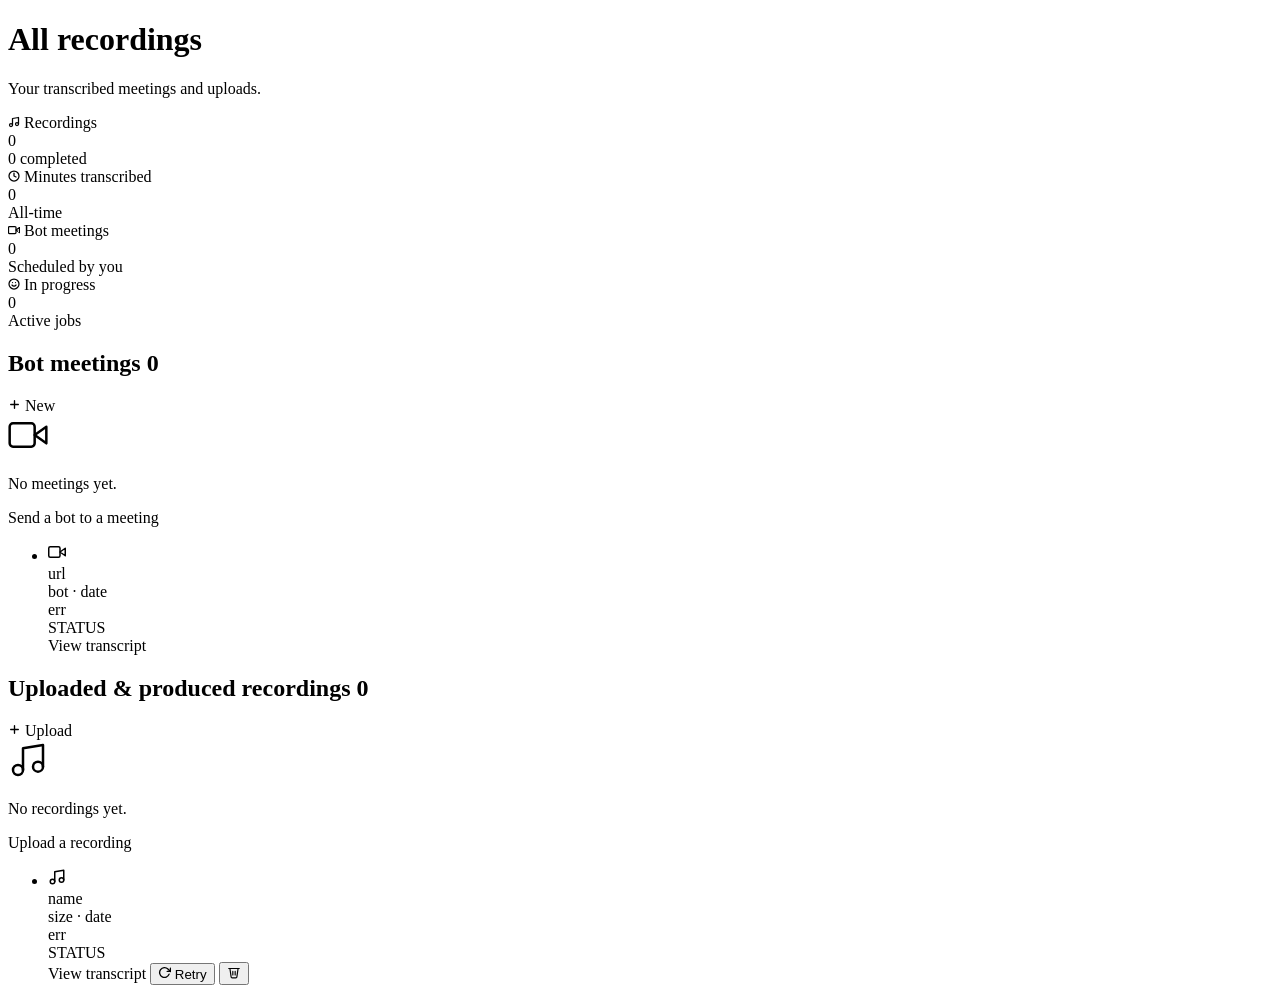
<file: src/main/resources/templates/index.html>
<!DOCTYPE html>
<html xmlns:th="http://www.thymeleaf.org">
<head>
  <meta charset="UTF-8">
  <meta name="viewport" content="width=device-width, initial-scale=1">
  <title>All recordings — Heardly</title>
  <link rel="icon" type="image/svg+xml" th:href="@{/favicon.svg}">
  <link rel="stylesheet" th:href="@{/css/app.css}">
</head>
<body>

<div th:replace="~{fragments/sidebar :: menuToggle}"></div>
<div th:replace="~{fragments/sidebar :: backdrop}"></div>

<div class="app-layout">
  <div th:replace="~{fragments/sidebar :: sidebar('recordings', ${currentUser})}"></div>

  <main class="main">
    <div class="main-inner">
      <div class="page-header">
        <h1>All recordings</h1>
        <p class="subtitle">Your transcribed meetings and uploads.</p>
      </div>

      <!-- ============ STATS STRIP ============ -->
      <div class="stats-strip" th:if="${stats != null}">
        <div class="stat-card">
          <div class="stat-label">
            <svg width="12" height="12" viewBox="0 0 24 24" fill="none" stroke="currentColor" stroke-width="2.5" stroke-linecap="round" stroke-linejoin="round">
              <path d="M9 18V5l12-2v13"/><circle cx="6" cy="18" r="3"/><circle cx="18" cy="16" r="3"/>
            </svg>
            Recordings
          </div>
          <div class="stat-value" th:text="${stats.total}">0</div>
          <div class="stat-sub" th:text="${stats.completed} + ' completed'">0 completed</div>
        </div>
        <div class="stat-card">
          <div class="stat-label">
            <svg width="12" height="12" viewBox="0 0 24 24" fill="none" stroke="currentColor" stroke-width="2.5" stroke-linecap="round" stroke-linejoin="round">
              <circle cx="12" cy="12" r="10"/><polyline points="12 6 12 12 16 14"/>
            </svg>
            Minutes transcribed
          </div>
          <div class="stat-value" th:text="${stats.totalMinutes}">0</div>
          <div class="stat-sub">All-time</div>
        </div>
        <div class="stat-card">
          <div class="stat-label">
            <svg width="12" height="12" viewBox="0 0 24 24" fill="none" stroke="currentColor" stroke-width="2.5" stroke-linecap="round" stroke-linejoin="round">
              <polygon points="23 7 16 12 23 17 23 7"/><rect x="1" y="5" width="15" height="14" rx="2" ry="2"/>
            </svg>
            Bot meetings
          </div>
          <div class="stat-value" th:text="${meetingCount}">0</div>
          <div class="stat-sub">Scheduled by you</div>
        </div>
        <div class="stat-card">
          <div class="stat-label">
            <svg width="12" height="12" viewBox="0 0 24 24" fill="none" stroke="currentColor" stroke-width="2.5" stroke-linecap="round" stroke-linejoin="round">
              <circle cx="12" cy="12" r="10"/><path d="M8 14s1.5 2 4 2 4-2 4-2"/><line x1="9" y1="9" x2="9.01" y2="9"/><line x1="15" y1="9" x2="15.01" y2="9"/>
            </svg>
            In progress
          </div>
          <div class="stat-value" th:text="${stats.inProgress}">0</div>
          <div class="stat-sub">Active jobs</div>
        </div>
      </div>

      <!-- ============ MEETINGS (bot-scheduled) ============ -->
      <section class="section">
        <div class="section-header">
          <h2 class="section-title">
            Bot meetings
            <span class="section-count" th:text="${#lists.size(meetings)}">0</span>
          </h2>
          <a th:href="@{/meetings/new}" class="btn btn-secondary btn-sm">
            <svg width="13" height="13" viewBox="0 0 24 24" fill="none" stroke="currentColor" stroke-width="2.5" stroke-linecap="round" stroke-linejoin="round">
              <line x1="12" y1="5" x2="12" y2="19"/><line x1="5" y1="12" x2="19" y2="12"/>
            </svg>
            New
          </a>
        </div>

        <div th:if="${#lists.isEmpty(meetings)}" class="empty-state">
          <div class="empty-state-icon">
            <svg width="40" height="40" viewBox="0 0 24 24" fill="none" stroke="currentColor" stroke-width="1.5" stroke-linecap="round" stroke-linejoin="round">
              <polygon points="23 7 16 12 23 17 23 7"/><rect x="1" y="5" width="15" height="14" rx="2" ry="2"/>
            </svg>
          </div>
          <p>No meetings yet.</p>
          <a th:href="@{/meetings/new}" class="btn btn-primary btn-sm">Send a bot to a meeting</a>
        </div>

        <ul th:unless="${#lists.isEmpty(meetings)}" class="list">
          <li th:each="m : ${meetings}" class="list-item">
            <div class="item-icon">
              <svg width="18" height="18" viewBox="0 0 24 24" fill="none" stroke="currentColor" stroke-width="2" stroke-linecap="round" stroke-linejoin="round">
                <polygon points="23 7 16 12 23 17 23 7"/><rect x="1" y="5" width="15" height="14" rx="2" ry="2"/>
              </svg>
            </div>
            <div class="item-main">
              <div class="item-name mono" th:text="${m.meetingUrl}">url</div>
              <div class="item-meta">
                <span th:text="${m.botName ?: 'Heardly Notetaker'}">bot</span>
                <span class="sep">·</span>
                <span th:text="${#temporals.format(m.createdAt, 'MMM d, HH:mm')}">date</span>
              </div>
              <div th:if="${m.errorMessage}" class="item-error" th:text="${m.errorMessage}">err</div>
            </div>
            <div class="item-side">
              <span class="status-badge" th:classappend="'status-' + ${#strings.toLowerCase(m.status.name())}"
                    th:text="${m.status.name()}">STATUS</span>
              <div class="item-actions">
                <a th:if="${m.recordingId != null}" th:href="@{|/recordings/${m.recordingId}|}" class="btn btn-secondary btn-sm">View transcript</a>
              </div>
            </div>
          </li>
        </ul>
      </section>

      <!-- ============ RECORDINGS (uploaded + bot-produced) ============ -->
      <section class="section">
        <div class="section-header">
          <h2 class="section-title">
            Uploaded &amp; produced recordings
            <span class="section-count" th:text="${#lists.size(recordings)}">0</span>
          </h2>
          <a th:href="@{/upload}" class="btn btn-secondary btn-sm">
            <svg width="13" height="13" viewBox="0 0 24 24" fill="none" stroke="currentColor" stroke-width="2.5" stroke-linecap="round" stroke-linejoin="round">
              <line x1="12" y1="5" x2="12" y2="19"/><line x1="5" y1="12" x2="19" y2="12"/>
            </svg>
            Upload
          </a>
        </div>

        <div th:if="${#lists.isEmpty(recordings)}" class="empty-state">
          <div class="empty-state-icon">
            <svg width="40" height="40" viewBox="0 0 24 24" fill="none" stroke="currentColor" stroke-width="1.5" stroke-linecap="round" stroke-linejoin="round">
              <path d="M9 18V5l12-2v13"/><circle cx="6" cy="18" r="3"/><circle cx="18" cy="16" r="3"/>
            </svg>
          </div>
          <p>No recordings yet.</p>
          <a th:href="@{/upload}" class="btn btn-primary btn-sm">Upload a recording</a>
        </div>

        <ul th:unless="${#lists.isEmpty(recordings)}" class="list">
          <li th:each="r : ${recordings}" class="list-item">
            <div class="item-icon">
              <svg width="18" height="18" viewBox="0 0 24 24" fill="none" stroke="currentColor" stroke-width="2" stroke-linecap="round" stroke-linejoin="round">
                <path d="M9 18V5l12-2v13"/><circle cx="6" cy="18" r="3"/><circle cx="18" cy="16" r="3"/>
              </svg>
            </div>
            <div class="item-main">
              <div class="item-name" th:text="${r.originalFilename ?: 'Untitled'}">name</div>
              <div class="item-meta">
                <span th:text="${r.sizeBytes != null} ? (${#numbers.formatDecimal(r.sizeBytes / 1048576.0, 1, 1)} + ' MB') : '—'">size</span>
                <span class="sep">·</span>
                <span th:text="${#temporals.format(r.createdAt, 'MMM d, HH:mm')}">date</span>
              </div>
              <div th:if="${r.errorMessage}" class="item-error" th:text="${r.errorMessage}">err</div>
            </div>
            <div class="item-side">
              <span class="status-badge" th:classappend="'status-' + ${#strings.toLowerCase(r.status.name())}"
                    th:text="${r.status.name()}">STATUS</span>
              <div class="item-actions">
                <a th:if="${r.status.name() == 'COMPLETED'}" th:href="@{|/recordings/${r.id}|}" class="btn btn-secondary btn-sm">View transcript</a>
                <form th:if="${r.status.name() == 'FAILED'}" th:action="@{|/api/recordings/${r.id}/retry|}" method="post" style="display:inline">
                  <button type="submit" class="btn btn-secondary btn-sm">
                    <svg width="13" height="13" viewBox="0 0 24 24" fill="none" stroke="currentColor" stroke-width="2.5" stroke-linecap="round" stroke-linejoin="round">
                      <polyline points="23 4 23 10 17 10"/><path d="M20.49 15a9 9 0 1 1-2.12-9.36L23 10"/>
                    </svg>
                    Retry
                  </button>
                </form>
                <button type="button" class="btn btn-ghost btn-sm icon-btn"
                        th:attr="data-delete-recording-id=${r.id}, data-recording-name=${r.originalFilename ?: 'this recording'}, data-redirect-after='/'"
                        title="Delete recording">
                  <svg width="14" height="14" viewBox="0 0 24 24" fill="none" stroke="currentColor" stroke-width="2" stroke-linecap="round" stroke-linejoin="round">
                    <polyline points="3 6 5 6 21 6"/><path d="M19 6l-2 14a2 2 0 0 1-2 2H9a2 2 0 0 1-2-2L5 6"/>
                    <path d="M10 11v6M14 11v6"/>
                  </svg>
                </button>
              </div>
            </div>
          </li>
        </ul>
      </section>
    </div>
  </main>
</div>
</body>
</html>
</file>
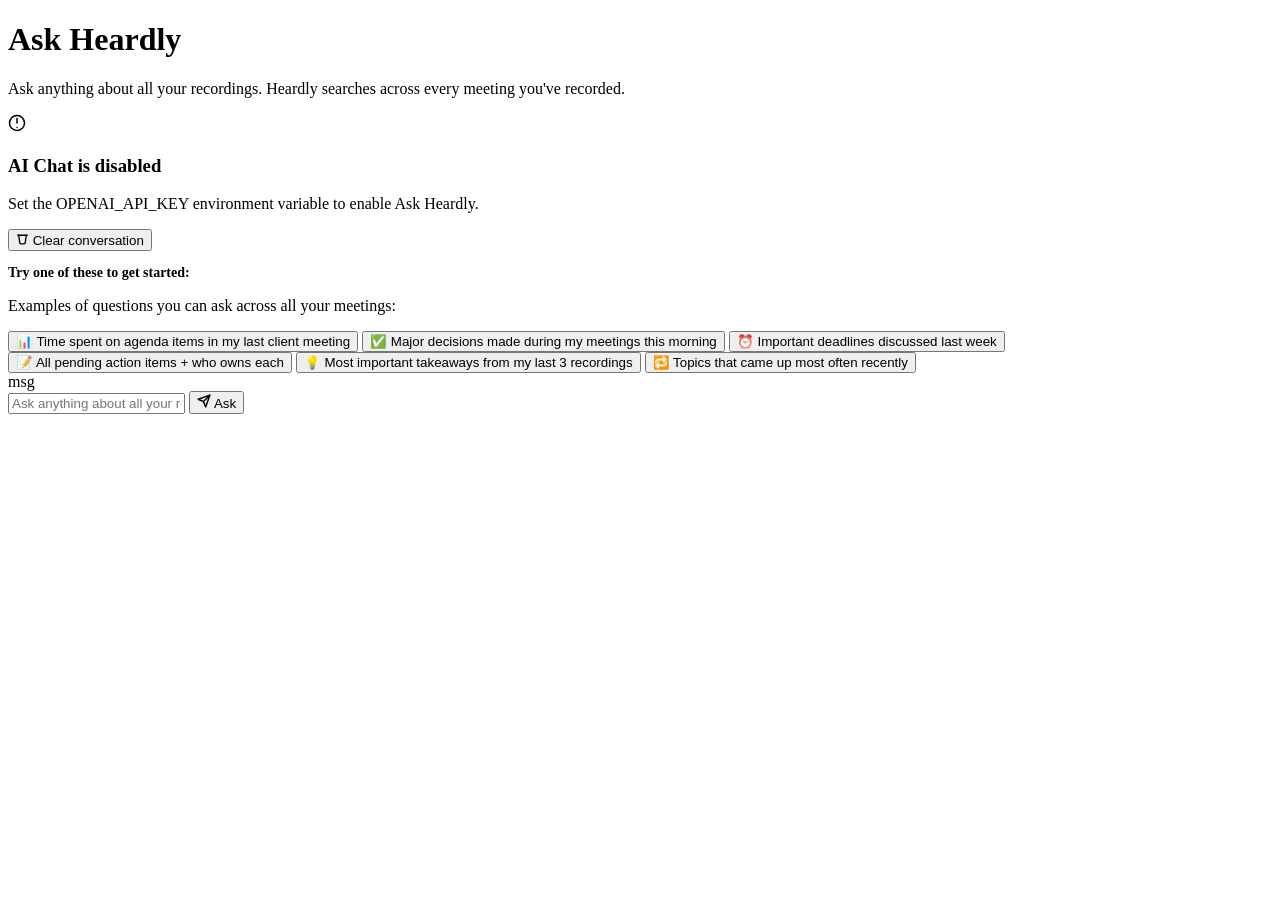
<file: src/main/resources/templates/global-chat.html>
<!DOCTYPE html>
<html xmlns:th="http://www.thymeleaf.org">
<head>
  <meta charset="UTF-8">
  <meta name="viewport" content="width=device-width, initial-scale=1">
  <title>Ask Heardly — Heardly</title>
  <link rel="icon" type="image/svg+xml" th:href="@{/favicon.svg}">
  <link rel="stylesheet" th:href="@{/css/app.css}">
</head>
<body>

<div th:replace="~{fragments/sidebar :: menuToggle}"></div>
<div th:replace="~{fragments/sidebar :: backdrop}"></div>

<div class="app-layout">
  <div th:replace="~{fragments/sidebar :: sidebar('chat', ${currentUser})}"></div>

  <main class="main">
    <div class="main-inner">
      <div class="page-header">
        <h1>Ask Heardly</h1>
        <p class="subtitle">Ask anything about all your recordings. Heardly searches across every meeting you've recorded.</p>
      </div>

      <div th:if="${!chatEnabled}" class="info-card">
        <svg class="info-icon" width="18" height="18" viewBox="0 0 24 24" fill="none" stroke="currentColor" stroke-width="2" stroke-linecap="round" stroke-linejoin="round">
          <circle cx="12" cy="12" r="10"/><line x1="12" y1="6" x2="12" y2="12"/><line x1="12" y1="18" x2="12.01" y2="18"/>
        </svg>
        <div class="info-card-body">
          <h3>AI Chat is disabled</h3>
          <p>Set the OPENAI_API_KEY environment variable to enable Ask Heardly.</p>
        </div>
      </div>

      <section th:if="${chatEnabled}" class="chat-section"
               data-chat-endpoint="/api/chat"
               data-chat-clear-endpoint="/api/chat">

        <div class="insights-header" th:if="${not #lists.isEmpty(globalChatHistory)}">
          <span></span>
          <button class="btn btn-ghost btn-sm clear-chat-btn" type="button">
            <svg width="13" height="13" viewBox="0 0 24 24" fill="none" stroke="currentColor" stroke-width="2.5" stroke-linecap="round" stroke-linejoin="round">
              <polyline points="3 6 5 6 21 6"/><path d="M19 6l-2 14a2 2 0 0 1-2 2H9a2 2 0 0 1-2-2L5 6"/>
            </svg>
            Clear conversation
          </button>
        </div>

        <div class="chat-card chat-card-tall">
          <div class="chat-messages">
            <div th:if="${#lists.isEmpty(globalChatHistory)}" class="chat-empty">
              <p style="font-size: 14px; color: var(--text); margin-bottom: 6px;"><strong>Try one of these to get started:</strong></p>
              <p>Examples of questions you can ask across all your meetings:</p>
              <div class="chat-suggestions chat-suggestions-stacked">
                <button type="button" class="chat-suggestion"
                        data-q="Give me a breakdown of the time spent on different agenda items in my last client meeting.">
                  📊 Time spent on agenda items in my last client meeting
                </button>
                <button type="button" class="chat-suggestion"
                        data-q="What were the major decisions made during my meetings this morning?">
                  ✅ Major decisions made during my meetings this morning
                </button>
                <button type="button" class="chat-suggestion"
                        data-q="Tell me about any important deadlines discussed in my meetings last week.">
                  ⏰ Important deadlines discussed last week
                </button>
                <button type="button" class="chat-suggestion"
                        data-q="What are all my pending action items, and who owns each?">
                  📝 All pending action items + who owns each
                </button>
                <button type="button" class="chat-suggestion"
                        data-q="Summarize the most important takeaways from my last 3 recordings.">
                  💡 Most important takeaways from my last 3 recordings
                </button>
                <button type="button" class="chat-suggestion"
                        data-q="What topics came up most often across my recent meetings?">
                  🔁 Topics that came up most often recently
                </button>
              </div>
            </div>
            <div th:each="m : ${globalChatHistory}" class="chat-msg"
                 th:classappend="'chat-msg-' + ${#strings.toLowerCase(m.role.name())}">
              <div class="chat-bubble" th:text="${m.content}">msg</div>
            </div>
          </div>
          <form class="chat-form" autocomplete="off">
            <input type="text" class="chat-input" placeholder="Ask anything about all your recordings…" required>
            <button type="submit" class="btn btn-primary btn-sm chat-send">
              <svg width="14" height="14" viewBox="0 0 24 24" fill="none" stroke="currentColor" stroke-width="2.5" stroke-linecap="round" stroke-linejoin="round">
                <line x1="22" y1="2" x2="11" y2="13"/><polygon points="22 2 15 22 11 13 2 9 22 2"/>
              </svg>
              Ask
            </button>
          </form>
        </div>
      </section>
    </div>
  </main>
</div>
<script th:src="@{/js/app.js}"></script>
</body>
</html>
</file>
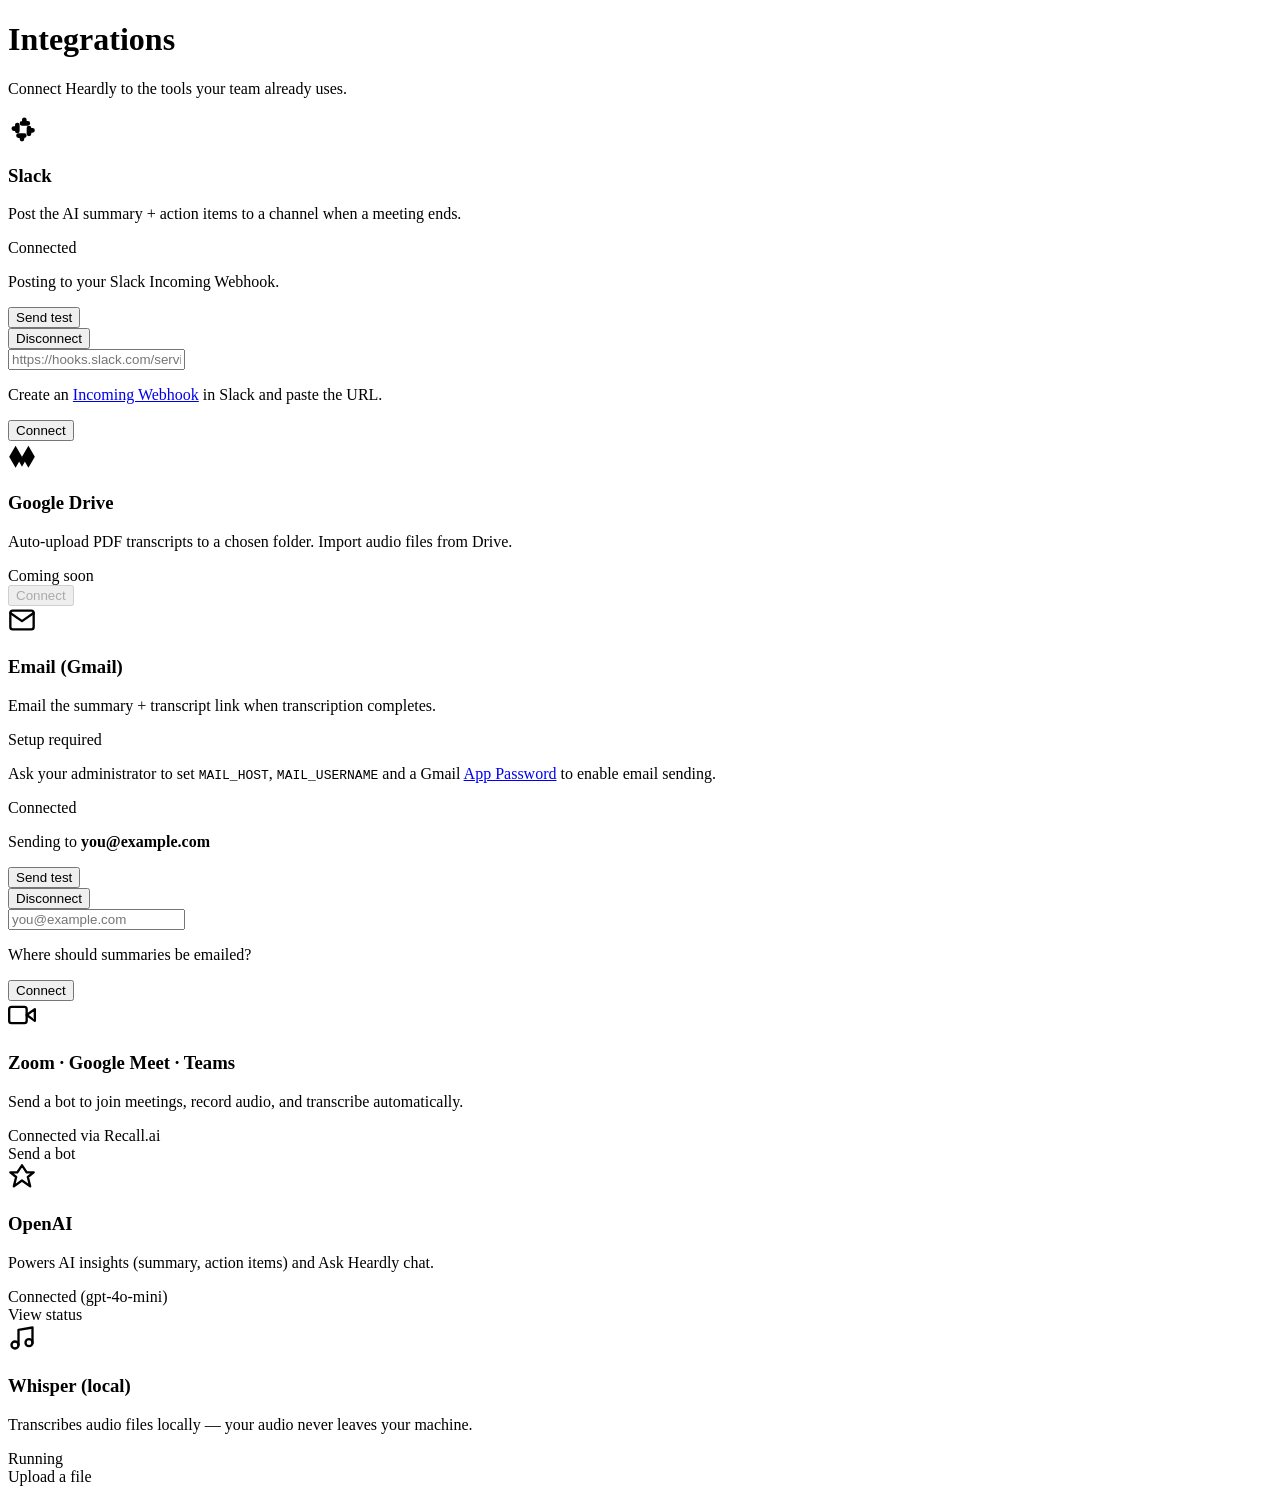
<file: src/main/resources/templates/integrations.html>
<!DOCTYPE html>
<html xmlns:th="http://www.thymeleaf.org">
<head>
  <meta charset="UTF-8">
  <meta name="viewport" content="width=device-width, initial-scale=1">
  <title>Integrations — Heardly</title>
  <link rel="icon" type="image/svg+xml" th:href="@{/favicon.svg}">
  <link rel="stylesheet" th:href="@{/css/app.css}">
</head>
<body>

<div th:replace="~{fragments/sidebar :: menuToggle}"></div>
<div th:replace="~{fragments/sidebar :: backdrop}"></div>

<div class="app-layout">
  <div th:replace="~{fragments/sidebar :: sidebar('integrations', ${currentUser})}"></div>

  <main class="main">
    <div class="main-inner">
      <div class="page-header">
        <h1>Integrations</h1>
        <p class="subtitle">Connect Heardly to the tools your team already uses.</p>
      </div>

      <!-- Surfaced as a toast notification by app.js -->
      <div th:if="${integrationMessage}" data-toast-type="success" th:attr="data-toast-message=${integrationMessage}" hidden></div>
      <div th:if="${integrationError}" data-toast-type="error" th:attr="data-toast-message=${integrationError}" hidden></div>

      <div class="integrations-grid">

        <div class="integration-card" th:classappend="${slack != null} ? 'is-connected'">
          <div class="integration-logo integration-logo-slack">
            <svg width="28" height="28" viewBox="0 0 24 24" fill="currentColor">
              <path d="M5 14.5a2 2 0 1 1 0-4h2v4H5zm5 0a2 2 0 0 1-4 0v-5a2 2 0 1 1 4 0v5zm2-9.5a2 2 0 1 1 4 0v2h-4V5zm0 5a2 2 0 0 1 0-4h5a2 2 0 1 1 0 4h-5zm9 2a2 2 0 1 1 0 4h-2v-4h2zm-5 0a2 2 0 1 1 4 0v5a2 2 0 1 1-4 0v-5zm-2 9.5a2 2 0 1 1-4 0v-2h4v2zm0-5a2 2 0 1 1 0 4H9a2 2 0 1 1 0-4h5z"/>
            </svg>
          </div>
          <div class="integration-body">
            <h3>Slack</h3>
            <p>Post the AI summary + action items to a channel when a meeting ends.</p>

            <!-- Connected -->
            <div th:if="${slack != null}">
              <span class="integration-tag connected">Connected</span>
              <p class="integration-meta">Posting to your Slack Incoming Webhook.</p>
              <div class="integration-actions">
                <form th:action="@{/integrations/SLACK/test}" method="post">
                  <button type="submit" class="btn btn-secondary btn-sm">Send test</button>
                </form>
                <form th:action="@{/integrations/SLACK/disconnect}" method="post">
                  <button type="submit" class="btn btn-ghost btn-sm">Disconnect</button>
                </form>
              </div>
            </div>

            <!-- Not connected -->
            <form th:if="${slack == null}" th:action="@{/integrations/SLACK/connect}" method="post" class="integration-connect">
              <input type="url" name="target" required placeholder="https://hooks.slack.com/services/..."
                     class="form-input" />
              <p class="integration-hint">
                Create an <a href="https://api.slack.com/messaging/webhooks" target="_blank" rel="noopener">Incoming Webhook</a>
                in Slack and paste the URL.
              </p>
              <button type="submit" class="btn btn-primary btn-sm">Connect</button>
            </form>
          </div>
        </div>

        <div class="integration-card">
          <div class="integration-logo integration-logo-drive">
            <svg width="28" height="28" viewBox="0 0 24 24" fill="currentColor">
              <path d="M6.5 4l5.5 9.5L6.5 23 1 13.5 6.5 4zm11 0L23 13.5 17.5 23 12 13.5 17.5 4zM7.5 14h9L12 22 7.5 14z"/>
            </svg>
          </div>
          <div class="integration-body">
            <h3>Google Drive</h3>
            <p>Auto-upload PDF transcripts to a chosen folder. Import audio files from Drive.</p>
            <span class="integration-tag">Coming soon</span>
          </div>
          <button class="btn btn-secondary btn-sm" disabled>Connect</button>
        </div>

        <div class="integration-card" th:classappend="${gmail != null} ? 'is-connected'">
          <div class="integration-logo integration-logo-mail">
            <svg width="28" height="28" viewBox="0 0 24 24" fill="none" stroke="currentColor" stroke-width="2" stroke-linecap="round" stroke-linejoin="round">
              <path d="M4 4h16c1.1 0 2 .9 2 2v12c0 1.1-.9 2-2 2H4c-1.1 0-2-.9-2-2V6c0-1.1.9-2 2-2z"/>
              <polyline points="22,6 12,13 2,6"/>
            </svg>
          </div>
          <div class="integration-body">
            <h3>Email (Gmail)</h3>
            <p>Email the summary + transcript link when transcription completes.</p>

            <!-- Email server not configured on the server side -->
            <div th:if="${!emailConfigured}">
              <span class="integration-tag">Setup required</span>
              <p class="integration-hint">
                Ask your administrator to set <code>MAIL_HOST</code>, <code>MAIL_USERNAME</code> and a Gmail
                <a href="https://myaccount.google.com/apppasswords" target="_blank" rel="noopener">App Password</a>
                to enable email sending.
              </p>
            </div>

            <!-- Configured + connected -->
            <div th:if="${emailConfigured and gmail != null}">
              <span class="integration-tag connected">Connected</span>
              <p class="integration-meta">Sending to <strong th:text="${gmail.target}">you@example.com</strong></p>
              <div class="integration-actions">
                <form th:action="@{/integrations/GMAIL/test}" method="post">
                  <button type="submit" class="btn btn-secondary btn-sm">Send test</button>
                </form>
                <form th:action="@{/integrations/GMAIL/disconnect}" method="post">
                  <button type="submit" class="btn btn-ghost btn-sm">Disconnect</button>
                </form>
              </div>
            </div>

            <!-- Configured + not connected -->
            <form th:if="${emailConfigured and gmail == null}" th:action="@{/integrations/GMAIL/connect}" method="post" class="integration-connect">
              <input type="email" name="target" required th:value="${userEmail}" placeholder="you@example.com"
                     class="form-input" />
              <p class="integration-hint">Where should summaries be emailed?</p>
              <button type="submit" class="btn btn-primary btn-sm">Connect</button>
            </form>
          </div>
        </div>

        <div class="integration-card">
          <div class="integration-logo integration-logo-zoom">
            <svg width="28" height="28" viewBox="0 0 24 24" fill="none" stroke="currentColor" stroke-width="2" stroke-linecap="round" stroke-linejoin="round">
              <polygon points="23 7 16 12 23 17 23 7"/>
              <rect x="1" y="5" width="15" height="14" rx="2" ry="2"/>
            </svg>
          </div>
          <div class="integration-body">
            <h3>Zoom · Google Meet · Teams</h3>
            <p>Send a bot to join meetings, record audio, and transcribe automatically.</p>
            <span class="integration-tag connected">Connected via Recall.ai</span>
          </div>
          <a th:href="@{/meetings/new}" class="btn btn-primary btn-sm">Send a bot</a>
        </div>

        <div class="integration-card">
          <div class="integration-logo integration-logo-openai">
            <svg width="28" height="28" viewBox="0 0 24 24" fill="none" stroke="currentColor" stroke-width="2" stroke-linecap="round" stroke-linejoin="round">
              <path d="M12 2L8 8H2l5 4-2 8 7-5 7 5-2-8 5-4h-6z"/>
            </svg>
          </div>
          <div class="integration-body">
            <h3>OpenAI</h3>
            <p>Powers AI insights (summary, action items) and Ask Heardly chat.</p>
            <span class="integration-tag connected">Connected (gpt-4o-mini)</span>
          </div>
          <a th:href="@{/}" class="btn btn-secondary btn-sm">View status</a>
        </div>

        <div class="integration-card">
          <div class="integration-logo integration-logo-whisper">
            <svg width="28" height="28" viewBox="0 0 24 24" fill="none" stroke="currentColor" stroke-width="2" stroke-linecap="round" stroke-linejoin="round">
              <path d="M9 18V5l12-2v13"/><circle cx="6" cy="18" r="3"/><circle cx="18" cy="16" r="3"/>
            </svg>
          </div>
          <div class="integration-body">
            <h3>Whisper (local)</h3>
            <p>Transcribes audio files locally — your audio never leaves your machine.</p>
            <span class="integration-tag connected">Running</span>
          </div>
          <a th:href="@{/upload}" class="btn btn-secondary btn-sm">Upload a file</a>
        </div>

      </div>
    </div>
  </main>
</div>
<script th:src="@{/js/app.js}"></script>
</body>
</html>
</file>
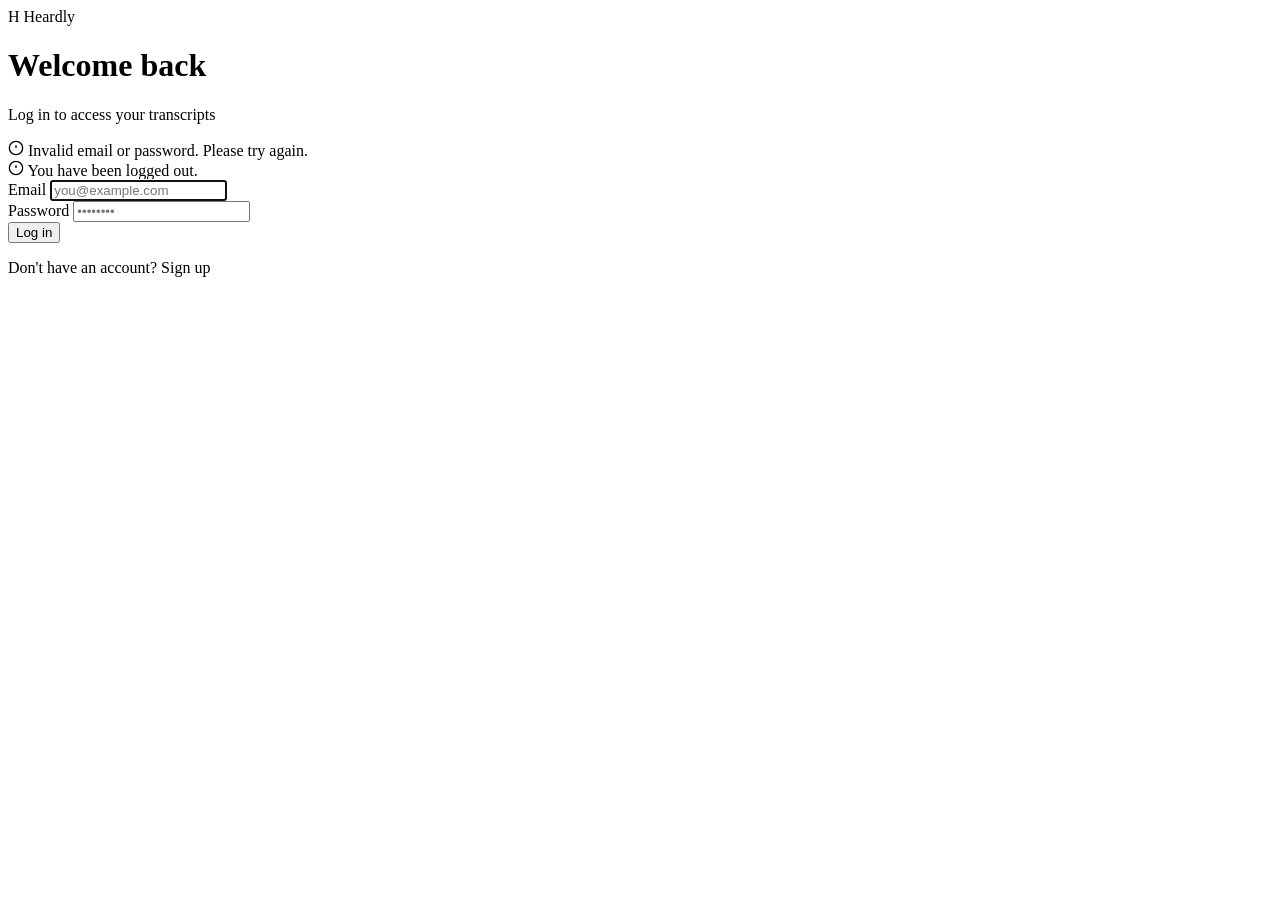
<file: src/main/resources/templates/login.html>
<!DOCTYPE html>
<html xmlns:th="http://www.thymeleaf.org">
<head>
  <meta charset="UTF-8">
  <meta name="viewport" content="width=device-width, initial-scale=1">
  <title>Log in — Heardly</title>
  <link rel="icon" type="image/svg+xml" th:href="@{/favicon.svg}">
  <link rel="stylesheet" th:href="@{/css/app.css}">
</head>
<body>
<div class="auth-page">
  <div class="auth-card">
    <div class="auth-brand">
      <span class="brand-mark">H</span>
      <span class="auth-brand-text">Heardly</span>
    </div>
    <h1>Welcome back</h1>
    <p class="subtitle">Log in to access your transcripts</p>

    <div th:if="${param.error}" class="alert error">
      <svg class="alert-icon" width="16" height="16" viewBox="0 0 24 24" fill="none" stroke="currentColor" stroke-width="2">
        <circle cx="12" cy="12" r="10"/><line x1="12" y1="8" x2="12" y2="12"/><line x1="12" y1="16" x2="12.01" y2="16"/>
      </svg>
      <span>Invalid email or password. Please try again.</span>
    </div>
    <div th:if="${param.logout}" class="alert info">
      <svg class="alert-icon" width="16" height="16" viewBox="0 0 24 24" fill="none" stroke="currentColor" stroke-width="2">
        <circle cx="12" cy="12" r="10"/><line x1="12" y1="8" x2="12" y2="12"/><line x1="12" y1="16" x2="12.01" y2="16"/>
      </svg>
      <span>You have been logged out.</span>
    </div>

    <form method="post" th:action="@{/login}">
      <div class="form-group">
        <label class="form-label">Email</label>
        <input class="form-input" type="email" name="username"
               autocomplete="email" placeholder="you@example.com" required autofocus>
      </div>
      <div class="form-group">
        <label class="form-label">Password</label>
        <input class="form-input" type="password" name="password"
               autocomplete="current-password" placeholder="••••••••" required>
      </div>
      <button type="submit" class="btn btn-primary btn-block">Log in</button>
    </form>

    <p class="auth-footer">
      Don't have an account? <a th:href="@{/signup}">Sign up</a>
    </p>
  </div>
</div>
</body>
</html>
</file>
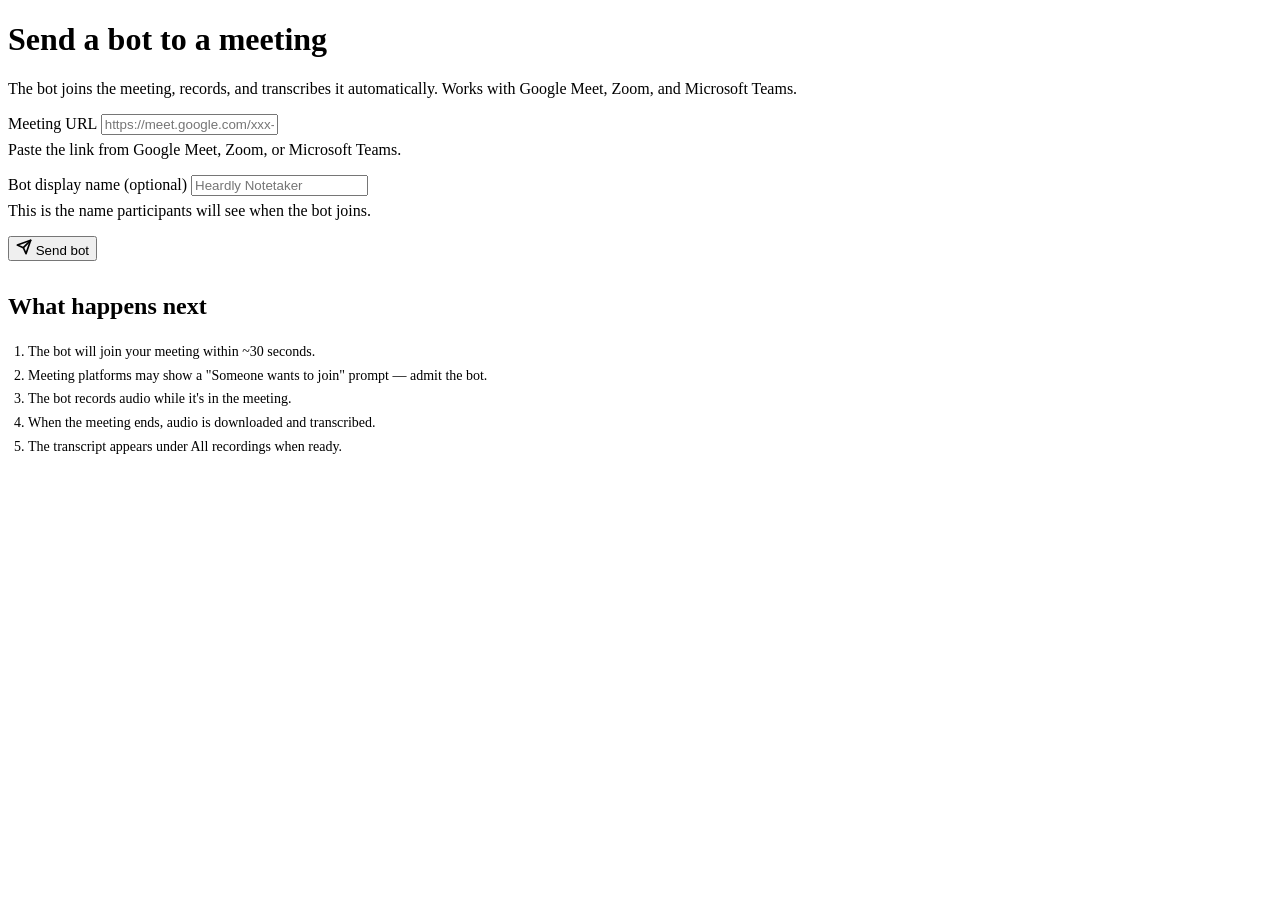
<file: src/main/resources/templates/schedule.html>
<!DOCTYPE html>
<html xmlns:th="http://www.thymeleaf.org">
<head>
  <meta charset="UTF-8">
  <meta name="viewport" content="width=device-width, initial-scale=1">
  <title>Send bot to meeting — Heardly</title>
  <link rel="icon" type="image/svg+xml" th:href="@{/favicon.svg}">
  <link rel="stylesheet" th:href="@{/css/app.css}">
</head>
<body>

<div th:replace="~{fragments/sidebar :: menuToggle}"></div>
<div th:replace="~{fragments/sidebar :: backdrop}"></div>

<div class="app-layout">
  <div th:replace="~{fragments/sidebar :: sidebar('schedule', ${currentUser})}"></div>

  <main class="main">
    <div class="main-inner">
      <div class="page-header">
        <h1>Send a bot to a meeting</h1>
        <p class="subtitle">The bot joins the meeting, records, and transcribes it automatically. Works with Google Meet, Zoom, and Microsoft Teams.</p>
      </div>

      <div class="card" style="max-width: 580px">
        <form id="scheduleForm">
          <div class="form-group">
            <label class="form-label">Meeting URL</label>
            <input id="meetingUrl" name="meetingUrl" type="url" class="form-input" required
                   placeholder="https://meet.google.com/xxx-yyyy-zzz">
            <p class="hint" style="margin-top: 6px">Paste the link from Google Meet, Zoom, or Microsoft Teams.</p>
          </div>

          <div class="form-group">
            <label class="form-label">Bot display name <span class="muted">(optional)</span></label>
            <input id="botName" name="botName" type="text" class="form-input" maxlength="100"
                   placeholder="Heardly Notetaker">
            <p class="hint" style="margin-top: 6px">This is the name participants will see when the bot joins.</p>
          </div>

          <button type="submit" class="btn btn-primary btn-lg btn-block">
            <svg width="16" height="16" viewBox="0 0 24 24" fill="none" stroke="currentColor" stroke-width="2.5" stroke-linecap="round" stroke-linejoin="round">
              <line x1="22" y1="2" x2="11" y2="13"/>
              <polygon points="22 2 15 22 11 13 2 9 22 2"/>
            </svg>
            Send bot
          </button>
        </form>

        <div id="scheduleStatus" class="upload-status" hidden></div>
      </div>

      <div style="margin-top: 32px; max-width: 580px">
        <h2 class="section-title">What happens next</h2>
        <ol style="font-size: 14px; color: var(--text-muted); line-height: 1.7; padding-left: 20px; margin-top: 8px;">
          <li>The bot will join your meeting within ~30 seconds.</li>
          <li>Meeting platforms may show a "Someone wants to join" prompt — admit the bot.</li>
          <li>The bot records audio while it's in the meeting.</li>
          <li>When the meeting ends, audio is downloaded and transcribed.</li>
          <li>The transcript appears under <a th:href="@{/}">All recordings</a> when ready.</li>
        </ol>
      </div>
    </div>
  </main>
</div>

<script th:src="@{/js/app.js}"></script>
</body>
</html>
</file>
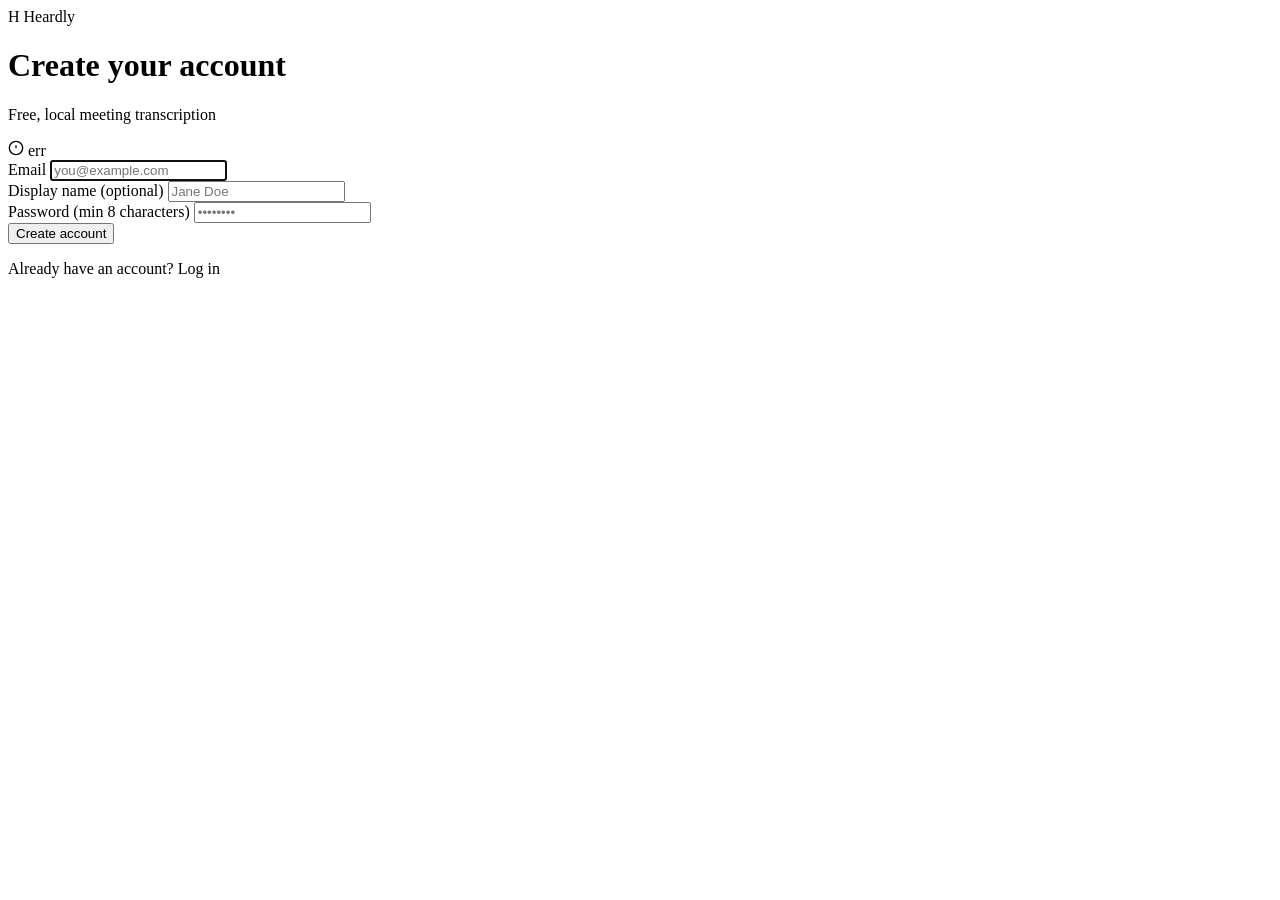
<file: src/main/resources/templates/signup.html>
<!DOCTYPE html>
<html xmlns:th="http://www.thymeleaf.org">
<head>
  <meta charset="UTF-8">
  <meta name="viewport" content="width=device-width, initial-scale=1">
  <title>Sign up — Heardly</title>
  <link rel="icon" type="image/svg+xml" th:href="@{/favicon.svg}">
  <link rel="stylesheet" th:href="@{/css/app.css}">
</head>
<body>
<div class="auth-page">
  <div class="auth-card">
    <div class="auth-brand">
      <span class="brand-mark">H</span>
      <span class="auth-brand-text">Heardly</span>
    </div>
    <h1>Create your account</h1>
    <p class="subtitle">Free, local meeting transcription</p>

    <div th:if="${error}" class="alert error">
      <svg class="alert-icon" width="16" height="16" viewBox="0 0 24 24" fill="none" stroke="currentColor" stroke-width="2">
        <circle cx="12" cy="12" r="10"/><line x1="12" y1="8" x2="12" y2="12"/><line x1="12" y1="16" x2="12.01" y2="16"/>
      </svg>
      <span th:text="${error}">err</span>
    </div>

    <form method="post" th:action="@{/signup}">
      <div class="form-group">
        <label class="form-label">Email</label>
        <input class="form-input" type="email" name="email" th:value="${email}"
               autocomplete="email" placeholder="you@example.com" required autofocus>
      </div>
      <div class="form-group">
        <label class="form-label">Display name <span class="muted">(optional)</span></label>
        <input class="form-input" type="text" name="displayName" th:value="${displayName}"
               autocomplete="name" placeholder="Jane Doe" maxlength="128">
      </div>
      <div class="form-group">
        <label class="form-label">Password <span class="muted">(min 8 characters)</span></label>
        <input class="form-input" type="password" name="password"
               autocomplete="new-password" placeholder="••••••••" minlength="8" required>
      </div>
      <button type="submit" class="btn btn-primary btn-block">Create account</button>
    </form>

    <p class="auth-footer">
      Already have an account? <a th:href="@{/login}">Log in</a>
    </p>
  </div>
</div>
</body>
</html>
</file>
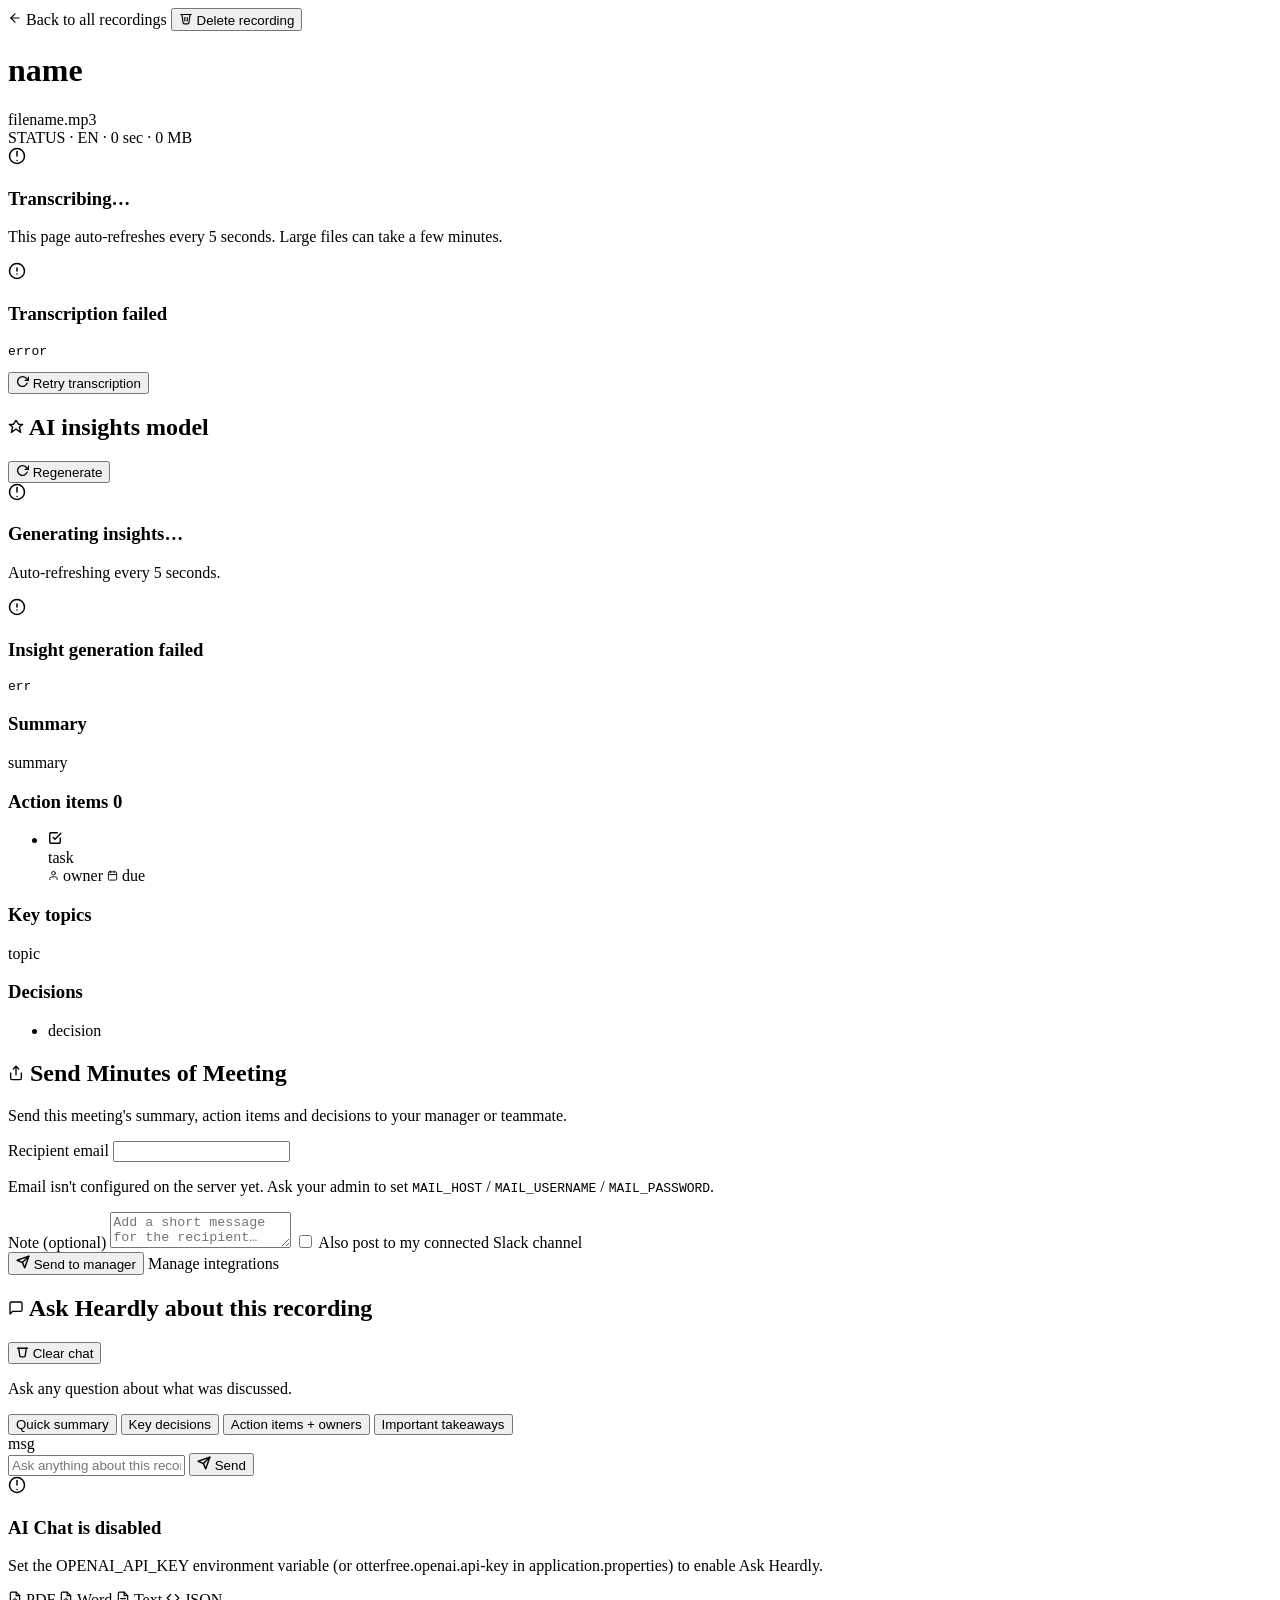
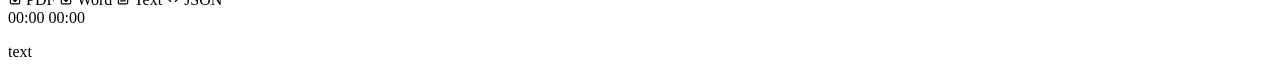
<file: src/main/resources/templates/transcript.html>
<!DOCTYPE html>
<html xmlns:th="http://www.thymeleaf.org">
<head>
  <meta charset="UTF-8">
  <meta name="viewport" content="width=device-width, initial-scale=1">
  <title th:text="${recording.originalFilename ?: 'Transcript'} + ' — Heardly'">Transcript</title>
  <link rel="icon" type="image/svg+xml" th:href="@{/favicon.svg}">
  <link rel="stylesheet" th:href="@{/css/app.css}">
</head>
<body>

<div th:replace="~{fragments/sidebar :: menuToggle}"></div>
<div th:replace="~{fragments/sidebar :: backdrop}"></div>

<div class="app-layout">
  <div th:replace="~{fragments/sidebar :: sidebar('recordings', ${currentUser})}"></div>

  <main class="main">
    <div class="main-inner">
      <div class="transcript-topbar">
        <a th:href="@{/}" class="back-link">
          <svg width="14" height="14" viewBox="0 0 24 24" fill="none" stroke="currentColor" stroke-width="2" stroke-linecap="round" stroke-linejoin="round">
            <line x1="19" y1="12" x2="5" y2="12"/>
            <polyline points="12 19 5 12 12 5"/>
          </svg>
          Back to all recordings
        </a>
        <button type="button" class="btn btn-danger btn-sm"
                th:attr="data-delete-recording-id=${recording.id}, data-recording-name=${recording.originalFilename ?: 'this recording'}, data-redirect-after='/'">
          <svg width="14" height="14" viewBox="0 0 24 24" fill="none" stroke="currentColor" stroke-width="2" stroke-linecap="round" stroke-linejoin="round">
            <polyline points="3 6 5 6 21 6"/><path d="M19 6l-2 14a2 2 0 0 1-2 2H9a2 2 0 0 1-2-2L5 6"/>
            <path d="M10 11v6M14 11v6"/>
          </svg>
          Delete recording
        </button>
      </div>

      <div class="transcript-header">
        <h1 th:text="${insight != null and insight.smartTitle != null} ? ${insight.smartTitle} : ${recording.originalFilename ?: 'Untitled recording'}">name</h1>
        <div th:if="${insight != null and insight.smartTitle != null and recording.originalFilename != null}"
             class="file-subtitle mono"
             th:text="${recording.originalFilename}">filename.mp3</div>
        <div class="transcript-meta">
          <span class="status-badge" th:classappend="'status-' + ${#strings.toLowerCase(recording.status.name())}"
                th:text="${recording.status.name()}">STATUS</span>
          <span th:if="${transcript != null}" class="sep">·</span>
          <span th:if="${transcript != null}" th:text="${transcript.language?.toUpperCase()}">EN</span>
          <span th:if="${transcript != null}" class="sep">·</span>
          <span th:if="${transcript != null}" th:text="${#numbers.formatDecimal(transcript.durationSeconds, 1, 0)} + ' sec'">0 sec</span>
          <span th:if="${recording.sizeBytes != null}" class="sep">·</span>
          <span th:if="${recording.sizeBytes != null}"
                th:text="${#numbers.formatDecimal(recording.sizeBytes / 1048576.0, 1, 1)} + ' MB'">0 MB</span>
        </div>
      </div>

      <section th:if="${recording.status.name() == 'TRANSCRIBING' or recording.status.name() == 'UPLOADED'}"
               class="info-card">
        <svg class="info-icon" width="18" height="18" viewBox="0 0 24 24" fill="none" stroke="currentColor" stroke-width="2" stroke-linecap="round" stroke-linejoin="round">
          <circle cx="12" cy="12" r="10"/><line x1="12" y1="6" x2="12" y2="12"/><line x1="12" y1="18" x2="12.01" y2="18"/>
        </svg>
        <div class="info-card-body">
          <h3>Transcribing…</h3>
          <p>This page auto-refreshes every 5 seconds. Large files can take a few minutes.</p>
        </div>
      </section>

      <section th:if="${recording.status.name() == 'FAILED'}" class="error-card">
        <svg class="info-icon" width="18" height="18" viewBox="0 0 24 24" fill="none" stroke="currentColor" stroke-width="2" stroke-linecap="round" stroke-linejoin="round">
          <circle cx="12" cy="12" r="10"/><line x1="12" y1="8" x2="12" y2="12"/><line x1="12" y1="16" x2="12.01" y2="16"/>
        </svg>
        <div class="info-card-body">
          <h3>Transcription failed</h3>
          <pre th:text="${recording.errorMessage}">error</pre>
          <form th:action="@{|/api/recordings/${recording.id}/retry|}" method="post" style="margin-top: 12px">
            <button class="btn btn-primary btn-sm">
              <svg width="13" height="13" viewBox="0 0 24 24" fill="none" stroke="currentColor" stroke-width="2.5" stroke-linecap="round" stroke-linejoin="round">
                <polyline points="23 4 23 10 17 10"/>
                <path d="M20.49 15a9 9 0 1 1-2.12-9.36L23 10"/>
              </svg>
              Retry transcription
            </button>
          </form>
        </div>
      </section>

      <!-- ============ AI INSIGHTS ============ -->
      <section th:if="${insight != null}" class="insights">
        <div class="insights-header">
          <h2 class="insights-title">
            <svg width="16" height="16" viewBox="0 0 24 24" fill="none" stroke="currentColor" stroke-width="2" stroke-linecap="round" stroke-linejoin="round">
              <path d="M12 2L8 8H2l5 4-2 8 7-5 7 5-2-8 5-4h-6z"/>
            </svg>
            AI insights
            <span th:if="${insight.modelName != null}" class="insights-model mono" th:text="${insight.modelName}">model</span>
          </h2>
          <form th:action="@{|/api/recordings/${recording.id}/insights/regenerate|}" method="post">
            <button class="btn btn-ghost btn-sm" type="submit">
              <svg width="13" height="13" viewBox="0 0 24 24" fill="none" stroke="currentColor" stroke-width="2.5" stroke-linecap="round" stroke-linejoin="round">
                <polyline points="23 4 23 10 17 10"/><path d="M20.49 15a9 9 0 1 1-2.12-9.36L23 10"/>
              </svg>
              Regenerate
            </button>
          </form>
        </div>

        <div th:if="${insight.status.name() == 'PENDING'}" class="info-card">
          <svg class="info-icon" width="18" height="18" viewBox="0 0 24 24" fill="none" stroke="currentColor" stroke-width="2" stroke-linecap="round" stroke-linejoin="round">
            <circle cx="12" cy="12" r="10"/><line x1="12" y1="6" x2="12" y2="12"/><line x1="12" y1="18" x2="12.01" y2="18"/>
          </svg>
          <div class="info-card-body">
            <h3>Generating insights…</h3>
            <p>Auto-refreshing every 5 seconds.</p>
          </div>
        </div>

        <div th:if="${insight.status.name() == 'FAILED'}" class="error-card">
          <svg class="info-icon" width="18" height="18" viewBox="0 0 24 24" fill="none" stroke="currentColor" stroke-width="2" stroke-linecap="round" stroke-linejoin="round">
            <circle cx="12" cy="12" r="10"/><line x1="12" y1="8" x2="12" y2="12"/><line x1="12" y1="16" x2="12.01" y2="16"/>
          </svg>
          <div class="info-card-body">
            <h3>Insight generation failed</h3>
            <pre th:text="${insight.errorMessage}">err</pre>
          </div>
        </div>

        <div th:if="${insight.status.name() == 'COMPLETED'}" class="insights-grid">
          <div class="insight-card insight-card-wide" th:if="${insight.summary != null}">
            <h3 class="insight-card-title">Summary</h3>
            <p class="insight-summary" th:text="${insight.summary}">summary</p>
          </div>

          <div class="insight-card insight-card-wide" th:if="${!#lists.isEmpty(actionItems)}">
            <h3 class="insight-card-title">Action items <span class="insight-count" th:text="${#lists.size(actionItems)}">0</span></h3>
            <ul class="action-list">
              <li th:each="a : ${actionItems}" class="action-item">
                <span class="action-check">
                  <svg width="14" height="14" viewBox="0 0 24 24" fill="none" stroke="currentColor" stroke-width="2.5" stroke-linecap="round" stroke-linejoin="round">
                    <polyline points="9 11 12 14 22 4"/>
                    <path d="M21 12v7a2 2 0 0 1-2 2H5a2 2 0 0 1-2-2V5a2 2 0 0 1 2-2h11"/>
                  </svg>
                </span>
                <div class="action-body">
                  <div class="action-task" th:text="${a['task']}">task</div>
                  <div class="action-meta">
                    <span th:if="${a['owner'] != null}" class="action-tag">
                      <svg width="11" height="11" viewBox="0 0 24 24" fill="none" stroke="currentColor" stroke-width="2" stroke-linecap="round" stroke-linejoin="round">
                        <path d="M20 21v-2a4 4 0 0 0-4-4H8a4 4 0 0 0-4 4v2"/><circle cx="12" cy="7" r="4"/>
                      </svg>
                      <span th:text="${a['owner']}">owner</span>
                    </span>
                    <span th:if="${a['due'] != null}" class="action-tag">
                      <svg width="11" height="11" viewBox="0 0 24 24" fill="none" stroke="currentColor" stroke-width="2" stroke-linecap="round" stroke-linejoin="round">
                        <rect x="3" y="4" width="18" height="18" rx="2" ry="2"/><line x1="16" y1="2" x2="16" y2="6"/><line x1="8" y1="2" x2="8" y2="6"/><line x1="3" y1="10" x2="21" y2="10"/>
                      </svg>
                      <span th:text="${a['due']}">due</span>
                    </span>
                  </div>
                </div>
              </li>
            </ul>
          </div>

          <div class="insight-card" th:if="${!#lists.isEmpty(keyTopics)}">
            <h3 class="insight-card-title">Key topics</h3>
            <div class="chip-row">
              <span th:each="t : ${keyTopics}" class="chip" th:text="${t}">topic</span>
            </div>
          </div>

          <div class="insight-card" th:if="${!#lists.isEmpty(decisions)}">
            <h3 class="insight-card-title">Decisions</h3>
            <ul class="decision-list">
              <li th:each="d : ${decisions}" th:text="${d}">decision</li>
            </ul>
          </div>
        </div>
      </section>

      <!-- ============ SHARE / MINUTES OF MEETING ============ -->
      <section th:if="${insight != null and insight.status.name() == 'COMPLETED'}" class="share-section"
               th:attr="data-share-endpoint=|/api/recordings/${recording.id}/share|">
        <div class="insights-header">
          <h2 class="insights-title">
            <svg width="16" height="16" viewBox="0 0 24 24" fill="none" stroke="currentColor" stroke-width="2" stroke-linecap="round" stroke-linejoin="round">
              <path d="M4 12v8a2 2 0 0 0 2 2h12a2 2 0 0 0 2-2v-8"/><polyline points="16 6 12 2 8 6"/><line x1="12" y1="2" x2="12" y2="15"/>
            </svg>
            Send Minutes of Meeting
          </h2>
        </div>

        <div class="share-card">
          <p class="share-intro">Send this meeting's summary, action items and decisions to your manager or teammate.</p>

          <form class="share-form" autocomplete="off">
            <label class="share-label" for="shareEmail">Recipient email</label>
            <input id="shareEmail" type="email" class="form-input" name="email"
                   th:attr="placeholder=${emailConfigured} ? 'manager@company.com' : 'Email sending is not configured on the server'"
                   th:disabled="${!emailConfigured}">
            <p th:if="${!emailConfigured}" class="share-hint">
              Email isn't configured on the server yet. Ask your admin to set <code>MAIL_HOST</code> / <code>MAIL_USERNAME</code> / <code>MAIL_PASSWORD</code>.
            </p>

            <label class="share-label" for="shareNote">Note <span class="share-optional">(optional)</span></label>
            <textarea id="shareNote" class="form-input share-note" name="note" rows="2"
                      placeholder="Add a short message for the recipient…"></textarea>

            <label class="share-slack-toggle" th:if="${slackConnected}">
              <input type="checkbox" id="shareSlack" name="slack"> Also post to my connected Slack channel
            </label>

            <div class="share-actions">
              <button type="submit" class="btn btn-primary btn-sm share-submit">
                <svg width="14" height="14" viewBox="0 0 24 24" fill="none" stroke="currentColor" stroke-width="2.5" stroke-linecap="round" stroke-linejoin="round">
                  <line x1="22" y1="2" x2="11" y2="13"/><polygon points="22 2 15 22 11 13 2 9 22 2"/>
                </svg>
                Send to manager
              </button>
              <a th:href="@{/integrations}" class="btn btn-ghost btn-sm">Manage integrations</a>
            </div>
          </form>
        </div>
      </section>

      <!-- ============ AI CHAT ============ -->
      <section th:if="${transcript != null and chatEnabled}" class="chat-section"
               th:attr="data-chat-endpoint=|/api/recordings/${recording.id}/chat|,
                        data-chat-clear-endpoint=|/api/recordings/${recording.id}/chat|">
        <div class="insights-header">
          <h2 class="insights-title">
            <svg width="16" height="16" viewBox="0 0 24 24" fill="none" stroke="currentColor" stroke-width="2" stroke-linecap="round" stroke-linejoin="round">
              <path d="M21 15a2 2 0 0 1-2 2H7l-4 4V5a2 2 0 0 1 2-2h14a2 2 0 0 1 2 2z"/>
            </svg>
            Ask Heardly about this recording
          </h2>
          <button class="btn btn-ghost btn-sm clear-chat-btn" type="button" th:if="${not #lists.isEmpty(chatHistory)}">
            <svg width="13" height="13" viewBox="0 0 24 24" fill="none" stroke="currentColor" stroke-width="2.5" stroke-linecap="round" stroke-linejoin="round">
              <polyline points="3 6 5 6 21 6"/><path d="M19 6l-2 14a2 2 0 0 1-2 2H9a2 2 0 0 1-2-2L5 6"/>
            </svg>
            Clear chat
          </button>
        </div>

        <div class="chat-card">
          <div class="chat-messages">
            <div th:if="${#lists.isEmpty(chatHistory)}" class="chat-empty">
              <p>Ask any question about what was discussed.</p>
              <div class="chat-suggestions">
                <button type="button" class="chat-suggestion" data-q="Give me a one-paragraph summary.">Quick summary</button>
                <button type="button" class="chat-suggestion" data-q="What were the key decisions?">Key decisions</button>
                <button type="button" class="chat-suggestion" data-q="List all action items with who is responsible.">Action items + owners</button>
                <button type="button" class="chat-suggestion" data-q="What were the most important takeaways?">Important takeaways</button>
              </div>
            </div>
            <div th:each="m : ${chatHistory}" class="chat-msg" th:classappend="'chat-msg-' + ${#strings.toLowerCase(m.role.name())}">
              <div class="chat-bubble" th:text="${m.content}">msg</div>
            </div>
          </div>
          <form class="chat-form" autocomplete="off">
            <input type="text" class="chat-input" placeholder="Ask anything about this recording…" required>
            <button type="submit" class="btn btn-primary btn-sm chat-send">
              <svg width="14" height="14" viewBox="0 0 24 24" fill="none" stroke="currentColor" stroke-width="2.5" stroke-linecap="round" stroke-linejoin="round">
                <line x1="22" y1="2" x2="11" y2="13"/><polygon points="22 2 15 22 11 13 2 9 22 2"/>
              </svg>
              Send
            </button>
          </form>
        </div>
      </section>

      <section th:if="${transcript != null and !chatEnabled}" class="info-card">
        <svg class="info-icon" width="18" height="18" viewBox="0 0 24 24" fill="none" stroke="currentColor" stroke-width="2" stroke-linecap="round" stroke-linejoin="round">
          <circle cx="12" cy="12" r="10"/><line x1="12" y1="6" x2="12" y2="12"/><line x1="12" y1="18" x2="12.01" y2="18"/>
        </svg>
        <div class="info-card-body">
          <h3>AI Chat is disabled</h3>
          <p>Set the OPENAI_API_KEY environment variable (or otterfree.openai.api-key in application.properties) to enable Ask Heardly.</p>
        </div>
      </section>

      <section th:if="${transcript != null}">
        <div class="transcript-toolbar">
          <a th:href="@{|/api/recordings/${recording.id}/transcript.pdf|}" class="btn btn-secondary btn-sm">
            <svg width="14" height="14" viewBox="0 0 24 24" fill="none" stroke="currentColor" stroke-width="2" stroke-linecap="round" stroke-linejoin="round">
              <path d="M14 2H6a2 2 0 0 0-2 2v16a2 2 0 0 0 2 2h12a2 2 0 0 0 2-2V8z"/>
              <polyline points="14 2 14 8 20 8"/>
              <line x1="12" y1="18" x2="12" y2="12"/>
              <polyline points="9 15 12 18 15 15"/>
            </svg>
            PDF
          </a>
          <a th:href="@{|/api/recordings/${recording.id}/transcript.docx|}" class="btn btn-secondary btn-sm">
            <svg width="14" height="14" viewBox="0 0 24 24" fill="none" stroke="currentColor" stroke-width="2" stroke-linecap="round" stroke-linejoin="round">
              <path d="M14 2H6a2 2 0 0 0-2 2v16a2 2 0 0 0 2 2h12a2 2 0 0 0 2-2V8z"/>
              <polyline points="14 2 14 8 20 8"/>
              <line x1="12" y1="18" x2="12" y2="12"/>
              <polyline points="9 15 12 18 15 15"/>
            </svg>
            Word
          </a>
          <a th:href="@{|/api/recordings/${recording.id}/transcript.txt|}" class="btn btn-secondary btn-sm">
            <svg width="14" height="14" viewBox="0 0 24 24" fill="none" stroke="currentColor" stroke-width="2" stroke-linecap="round" stroke-linejoin="round">
              <path d="M14 2H6a2 2 0 0 0-2 2v16a2 2 0 0 0 2 2h12a2 2 0 0 0 2-2V8z"/>
              <polyline points="14 2 14 8 20 8"/>
              <line x1="16" y1="13" x2="8" y2="13"/>
              <line x1="16" y1="17" x2="8" y2="17"/>
            </svg>
            Text
          </a>
          <a th:href="@{|/api/recordings/${recording.id}/transcript|}" class="btn btn-secondary btn-sm">
            <svg width="14" height="14" viewBox="0 0 24 24" fill="none" stroke="currentColor" stroke-width="2" stroke-linecap="round" stroke-linejoin="round">
              <polyline points="16 18 22 12 16 6"/>
              <polyline points="8 6 2 12 8 18"/>
            </svg>
            JSON
          </a>
        </div>
        <article class="segments">
          <div th:each="seg : ${segments}" class="segment">
            <div class="seg-time">
              <span th:text="${seg.startFormatted}">00:00</span>
              <span class="seg-time-end" th:text="${seg.endFormatted}">00:00</span>
            </div>
            <p class="seg-text" th:text="${seg.text}">text</p>
          </div>
        </article>
      </section>
    </div>
  </main>
</div>

<script th:src="@{/js/app.js}"></script>
<script th:if="${recording.status.name() == 'TRANSCRIBING' or recording.status.name() == 'UPLOADED' or (insight != null and insight.status.name() == 'PENDING')}">
  setTimeout(() => window.location.reload(), 5000);
</script>
</body>
</html>
</file>
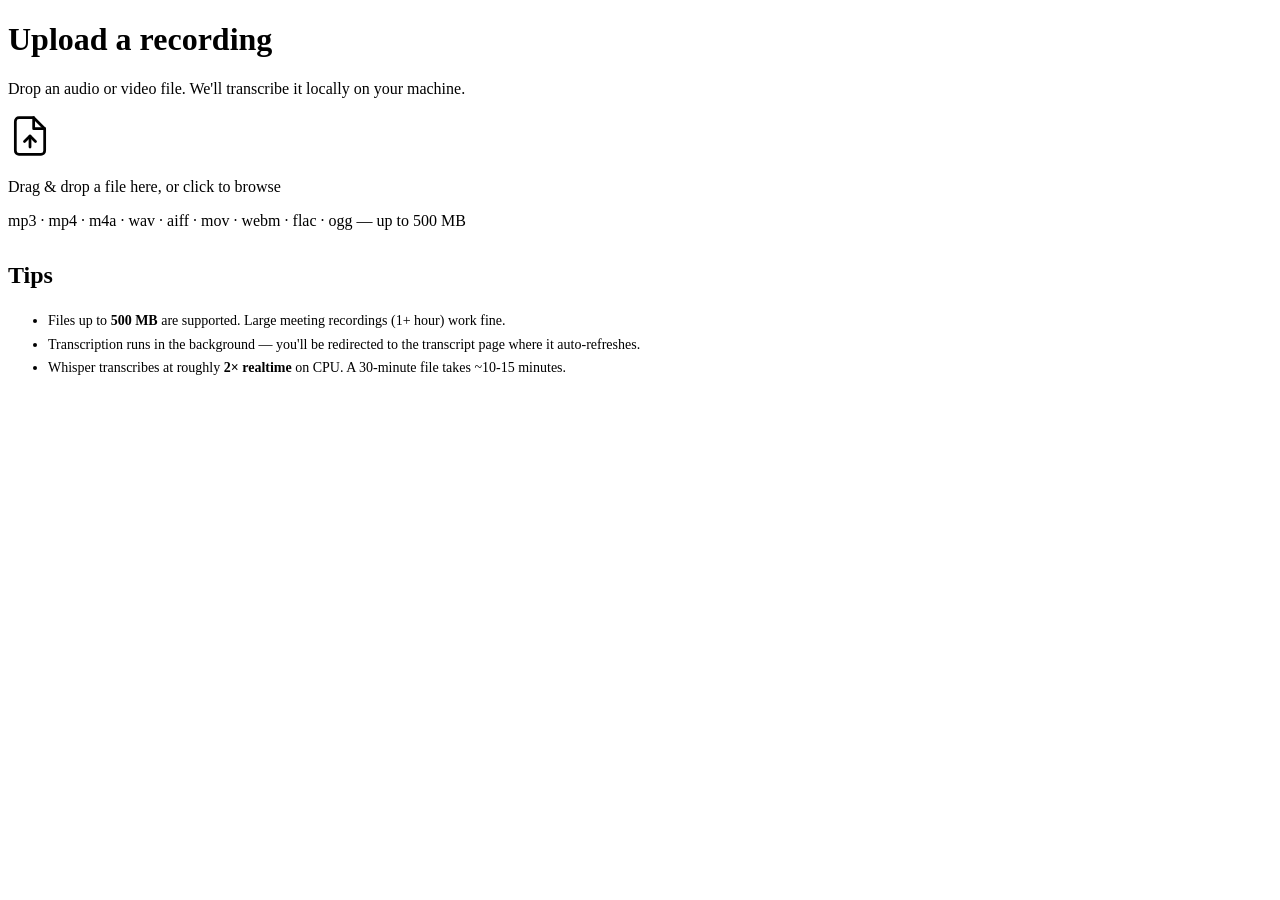
<file: src/main/resources/templates/upload.html>
<!DOCTYPE html>
<html xmlns:th="http://www.thymeleaf.org">
<head>
  <meta charset="UTF-8">
  <meta name="viewport" content="width=device-width, initial-scale=1">
  <title>Upload — Heardly</title>
  <link rel="icon" type="image/svg+xml" th:href="@{/favicon.svg}">
  <link rel="stylesheet" th:href="@{/css/app.css}">
</head>
<body>

<div th:replace="~{fragments/sidebar :: menuToggle}"></div>
<div th:replace="~{fragments/sidebar :: backdrop}"></div>

<div class="app-layout">
  <div th:replace="~{fragments/sidebar :: sidebar('upload', ${currentUser})}"></div>

  <main class="main">
    <div class="main-inner">
      <div class="page-header">
        <h1>Upload a recording</h1>
        <p class="subtitle">Drop an audio or video file. We'll transcribe it locally on your machine.</p>
      </div>

      <div id="dropzone" class="dropzone">
        <div class="dropzone-icon">
          <svg width="44" height="44" viewBox="0 0 24 24" fill="none" stroke="currentColor" stroke-width="1.5" stroke-linecap="round" stroke-linejoin="round">
            <path d="M14 2H6a2 2 0 0 0-2 2v16a2 2 0 0 0 2 2h12a2 2 0 0 0 2-2V8z"/>
            <polyline points="14 2 14 8 20 8"/>
            <line x1="12" y1="18" x2="12" y2="12"/>
            <polyline points="9 15 12 12 15 15"/>
          </svg>
        </div>
        <p class="drop-hint">Drag &amp; drop a file here, or click to browse</p>
        <p class="drop-formats">mp3 · mp4 · m4a · wav · aiff · mov · webm · flac · ogg — up to 500 MB</p>
        <input type="file" id="fileInput" name="file"
               accept="audio/*,video/*,.aiff,.mp3,.mp4,.m4a,.wav,.mov,.webm,.flac,.ogg" hidden>
      </div>
      <div id="uploadStatus" class="upload-status" hidden></div>

      <div style="margin-top: 32px">
        <h2 class="section-title">Tips</h2>
        <ul style="font-size: 14px; color: var(--text-muted); line-height: 1.7; margin-top: 8px;">
          <li>Files up to <strong>500 MB</strong> are supported. Large meeting recordings (1+ hour) work fine.</li>
          <li>Transcription runs in the background — you'll be redirected to the transcript page where it auto-refreshes.</li>
          <li>Whisper transcribes at roughly <strong>2&times; realtime</strong> on CPU. A 30-minute file takes ~10-15 minutes.</li>
        </ul>
      </div>
    </div>
  </main>
</div>

<script th:src="@{/js/app.js}"></script>
</body>
</html>
</file>
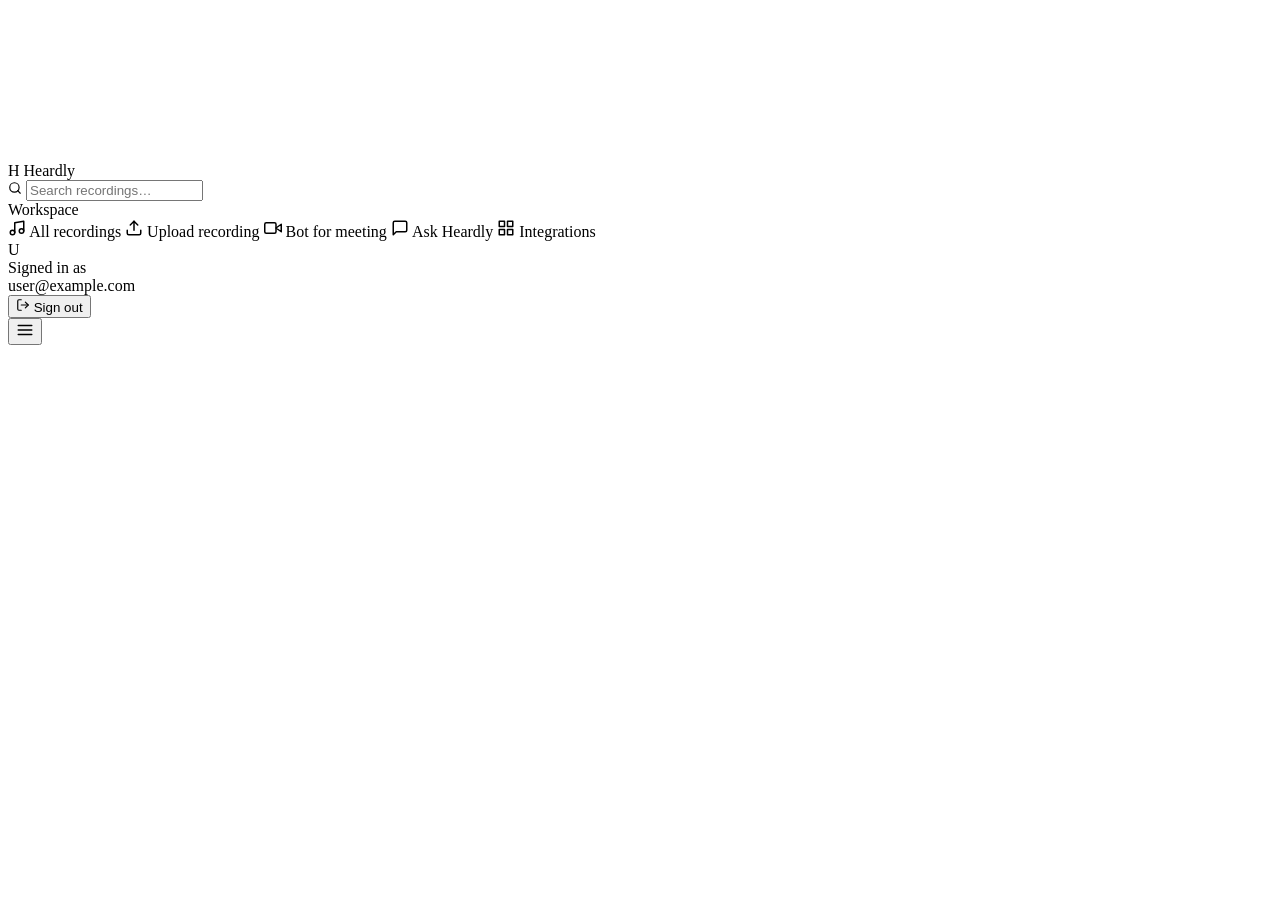
<file: src/main/resources/templates/fragments/sidebar.html>
<!DOCTYPE html>
<html xmlns:th="http://www.thymeleaf.org">
<body>

<svg th:fragment="favicon" xmlns="http://www.w3.org/2000/svg">
  <!-- placeholder so Thymeleaf renders this file without error -->
</svg>

<th:block th:fragment="head">
  <link rel="icon" type="image/svg+xml" th:href="@{/favicon.svg}">
  <link rel="alternate icon" type="image/png" th:href="@{/favicon.png}">
  <link rel="apple-touch-icon" th:href="@{/favicon.svg}">
</th:block>

<aside th:fragment="sidebar(active, currentUser)" class="sidebar" id="sidebar">
  <div class="sidebar-brand">
    <span class="brand-mark">H</span>
    <span class="brand-text">Heardly</span>
  </div>

  <div class="sidebar-search">
    <svg width="14" height="14" viewBox="0 0 24 24" fill="none" stroke="currentColor" stroke-width="2" stroke-linecap="round" stroke-linejoin="round">
      <circle cx="11" cy="11" r="8"/><line x1="21" y1="21" x2="16.65" y2="16.65"/>
    </svg>
    <input id="globalSearch" type="text" placeholder="Search recordings…" autocomplete="off">
  </div>

  <div class="sidebar-section-label">Workspace</div>
  <nav class="sidebar-nav">
    <a th:href="@{/}" class="nav-item" th:classappend="${active == 'recordings' ? 'active' : ''}">
      <svg width="18" height="18" viewBox="0 0 24 24" fill="none" stroke="currentColor" stroke-width="2" stroke-linecap="round" stroke-linejoin="round">
        <path d="M9 18V5l12-2v13"/><circle cx="6" cy="18" r="3"/><circle cx="18" cy="16" r="3"/>
      </svg>
      <span>All recordings</span>
    </a>
    <a th:href="@{/upload}" class="nav-item" th:classappend="${active == 'upload' ? 'active' : ''}">
      <svg width="18" height="18" viewBox="0 0 24 24" fill="none" stroke="currentColor" stroke-width="2" stroke-linecap="round" stroke-linejoin="round">
        <path d="M21 15v4a2 2 0 0 1-2 2H5a2 2 0 0 1-2-2v-4"/>
        <polyline points="17 8 12 3 7 8"/>
        <line x1="12" y1="3" x2="12" y2="15"/>
      </svg>
      <span>Upload recording</span>
    </a>
    <a th:href="@{/meetings/new}" class="nav-item" th:classappend="${active == 'schedule' ? 'active' : ''}">
      <svg width="18" height="18" viewBox="0 0 24 24" fill="none" stroke="currentColor" stroke-width="2" stroke-linecap="round" stroke-linejoin="round">
        <polygon points="23 7 16 12 23 17 23 7"/>
        <rect x="1" y="5" width="15" height="14" rx="2" ry="2"/>
      </svg>
      <span>Bot for meeting</span>
    </a>
    <a th:href="@{/chat}" class="nav-item" th:classappend="${active == 'chat' ? 'active' : ''}">
      <svg width="18" height="18" viewBox="0 0 24 24" fill="none" stroke="currentColor" stroke-width="2" stroke-linecap="round" stroke-linejoin="round">
        <path d="M21 15a2 2 0 0 1-2 2H7l-4 4V5a2 2 0 0 1 2-2h14a2 2 0 0 1 2 2z"/>
      </svg>
      <span>Ask Heardly</span>
    </a>
    <a th:href="@{/integrations}" class="nav-item" th:classappend="${active == 'integrations' ? 'active' : ''}">
      <svg width="18" height="18" viewBox="0 0 24 24" fill="none" stroke="currentColor" stroke-width="2" stroke-linecap="round" stroke-linejoin="round">
        <rect x="3" y="3" width="7" height="7"/>
        <rect x="14" y="3" width="7" height="7"/>
        <rect x="14" y="14" width="7" height="7"/>
        <rect x="3" y="14" width="7" height="7"/>
      </svg>
      <span>Integrations</span>
    </a>
  </nav>

  <div class="sidebar-footer">
    <div class="user-block">
      <span class="user-avatar" th:text="${#strings.substring(currentUser, 0, 1)}">U</span>
      <div class="user-info">
        <div class="user-label">Signed in as</div>
        <div class="user-email" th:text="${currentUser}">user@example.com</div>
      </div>
    </div>
    <form th:action="@{/logout}" method="post" style="margin: 0">
      <button type="submit" class="logout-btn">
        <svg width="14" height="14" viewBox="0 0 24 24" fill="none" stroke="currentColor" stroke-width="2" stroke-linecap="round" stroke-linejoin="round">
          <path d="M9 21H5a2 2 0 0 1-2-2V5a2 2 0 0 1 2-2h4"/>
          <polyline points="16 17 21 12 16 7"/>
          <line x1="21" y1="12" x2="9" y2="12"/>
        </svg>
        Sign out
      </button>
    </form>
  </div>
</aside>

<button th:fragment="menuToggle" class="menu-toggle" type="button" onclick="document.getElementById('sidebar').classList.toggle('open'); document.getElementById('sidebarBackdrop').classList.toggle('show');">
  <svg width="18" height="18" viewBox="0 0 24 24" fill="none" stroke="currentColor" stroke-width="2" stroke-linecap="round" stroke-linejoin="round">
    <line x1="3" y1="12" x2="21" y2="12"/><line x1="3" y1="6" x2="21" y2="6"/><line x1="3" y1="18" x2="21" y2="18"/>
  </svg>
</button>

<div th:fragment="backdrop" class="sidebar-backdrop" id="sidebarBackdrop" onclick="document.getElementById('sidebar').classList.remove('open'); this.classList.remove('show');"></div>

</body>
</html>
</file>
